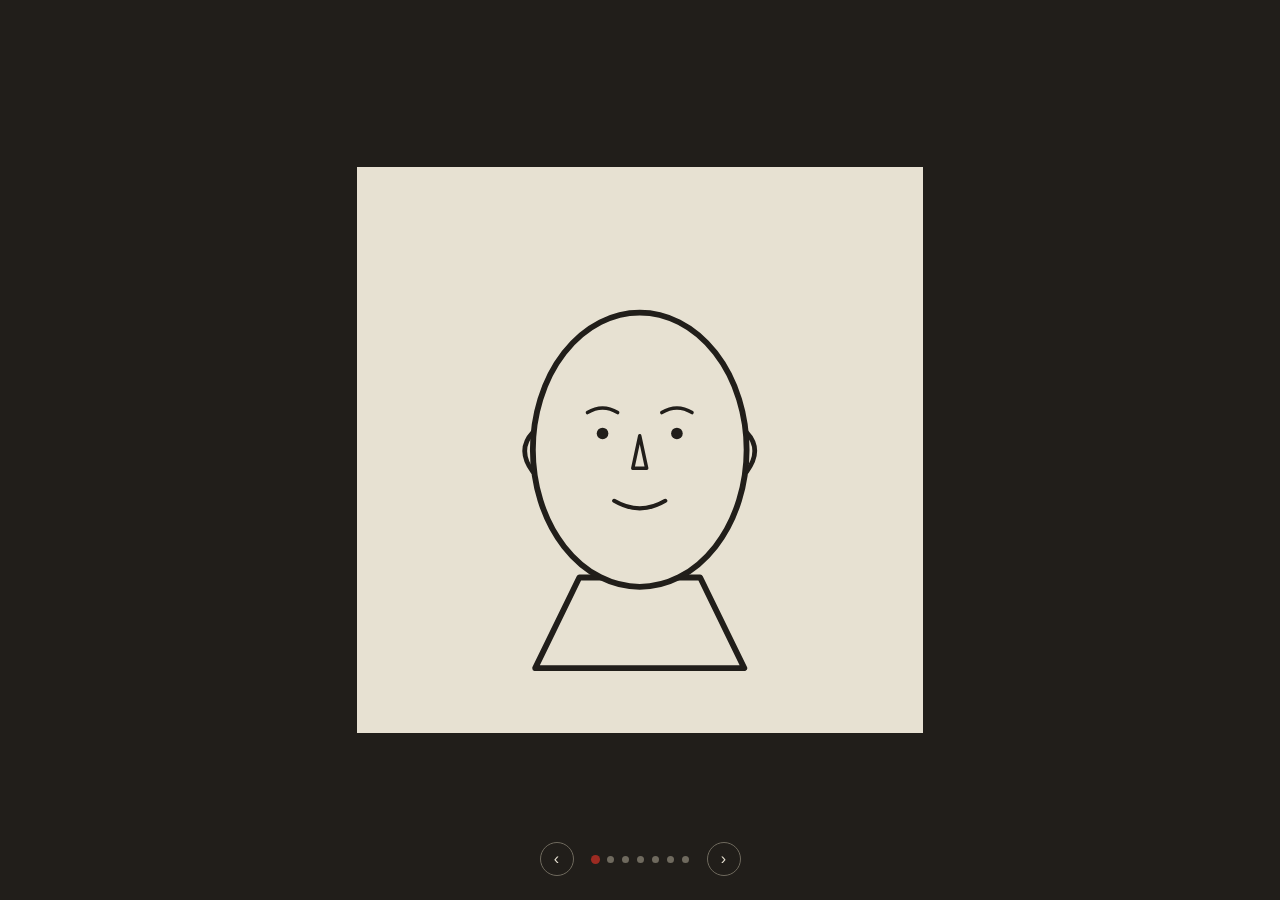
<file: index.html>
<!DOCTYPE html>
<html lang="en">
<head>
<meta charset="UTF-8">
<meta name="viewport" content="width=device-width, initial-scale=1.0">
<title>Masks — a response to Maus</title>
<meta name="description" content="An interactive scroll piece responding to Art Spiegelman's Maus: a single face, and the masks it receives.">
<style>
  :root{
    --paper:#E7E1D2;
    --ink:#211E1A;
    --red:#9C2B22;
    --grey:#6f6a5e;
  }

  *{ box-sizing:border-box; }

  html,body{
    margin:0;
    padding:0;
    height:100%;
    background:var(--ink);
    overscroll-behavior:none;
  }

  body{ overflow:hidden; }

  /* ---------- scroller ---------- */
  .scroller{
    height:100%;
    width:100%;
    display:flex;
    overflow-x:auto;
    overflow-y:hidden;
    scroll-snap-type:x mandatory;
    scroll-behavior:smooth;
    -webkit-overflow-scrolling:touch;
  }
  .scroller::-webkit-scrollbar{ display:none; }
  .scroller{ scrollbar-width:none; }

  .panel{
    flex:0 0 100vw;
    height:100%;
    scroll-snap-align:center;
    display:flex;
    align-items:center;
    justify-content:center;
  }

  .frame{
    width:min(64vh, 78vw);
    height:min(64vh, 78vw);
    display:flex;
    align-items:center;
    justify-content:center;
    background:var(--paper);
    border:5px solid var(--ink);
    opacity:0;
    transform:scale(0.96);
    transition:opacity .6s ease, transform .6s ease;
  }
  .panel.active .frame{
    opacity:1;
    transform:scale(1);
  }

  .frame svg{
    width:78%;
    height:78%;
  }

  .mask-layer{
    opacity:0;
    transform:scale(0.8) translateY(-18px);
    transform-origin:150px 60px;
    transition:opacity .5s ease .15s, transform .55s cubic-bezier(.2,.8,.2,1) .15s;
  }
  .panel.active .mask-layer{
    opacity:1;
    transform:scale(1) translateY(0);
  }
  @media (prefers-reduced-motion: reduce){
    .mask-layer, .frame{ transition:none; }
  }

  /* ---------- bottom controls ---------- */
  .bottombar{
    position:fixed;
    bottom:0; left:0; right:0;
    z-index:20;
    display:flex;
    align-items:center;
    justify-content:center;
    gap:18px;
    padding:24px;
    pointer-events:none;
  }
  .navbtn{
    pointer-events:all;
    background:transparent;
    border:1.5px solid var(--grey);
    color:var(--paper);
    width:34px; height:34px;
    border-radius:50%;
    cursor:pointer;
    display:flex;
    align-items:center;
    justify-content:center;
    font-size:16px;
    line-height:1;
    transition:background .2s ease, border-color .2s ease;
  }
  .navbtn:hover{ background:rgba(231,225,210,0.12); border-color:var(--paper); }
  .navbtn:focus-visible{ outline:2px solid var(--red); outline-offset:2px; }

  .dots{
    display:flex;
    gap:8px;
    pointer-events:all;
  }
  .dot{
    width:7px; height:7px;
    border-radius:50%;
    background:var(--grey);
    cursor:pointer;
    border:none;
    padding:0;
    transition:background .2s ease, transform .2s ease;
  }
  .dot:focus-visible{ outline:2px solid var(--red); outline-offset:3px; }
  .dot.active{ background:var(--red); transform:scale(1.3); }

  @media (max-width: 560px){
    .frame{ width:min(58vh, 84vw); height:min(58vh, 84vw); }
  }
</style>
</head>
<body>

<main class="scroller" id="scroller" tabindex="0" aria-label="Horizontally scrolling piece: a face receives a sequence of animal masks"></main>

<div class="bottombar">
  <button class="navbtn" id="prevBtn" aria-label="Previous">‹</button>
  <div class="dots" id="dots"></div>
  <button class="navbtn" id="nextBtn" aria-label="Next">›</button>
</div>

<script>
(function(){

  const PAPER = "#E7E1D2", INK = "#211E1A", RED = "#9C2B22";

  function baseFace(showEars){
    return `
      <path d="M60,378 L98,300 L202,300 L240,378 Z" fill="${PAPER}" stroke="${INK}" stroke-width="5" stroke-linejoin="round"/>
      <ellipse cx="150" cy="190" rx="92" ry="118" fill="${PAPER}" stroke="${INK}" stroke-width="5"/>
      ${showEars ? `
      <path d="M58,175 q-14,15 0,34" fill="none" stroke="${INK}" stroke-width="4" stroke-linecap="round"/>
      <path d="M242,175 q14,15 0,34" fill="none" stroke="${INK}" stroke-width="4" stroke-linecap="round"/>` : ``}
      <circle cx="118" cy="176" r="5" fill="${INK}"/>
      <circle cx="182" cy="176" r="5" fill="${INK}"/>
      <path d="M105,158 q13,-8 26,0" fill="none" stroke="${INK}" stroke-width="3" stroke-linecap="round"/>
      <path d="M169,158 q13,-8 26,0" fill="none" stroke="${INK}" stroke-width="3" stroke-linecap="round"/>
      <path d="M150,178 L144,206 L156,206 Z" fill="none" stroke="${INK}" stroke-width="3" stroke-linejoin="round"/>
      <path d="M128,234 q22,13 44,0" fill="none" stroke="${INK}" stroke-width="3.5" stroke-linecap="round"/>
    `;
  }

  function svgWrap(maskLayer){
    return `<svg viewBox="0 0 300 380" xmlns="http://www.w3.org/2000/svg">
      ${baseFace(!maskLayer)}
      ${maskLayer ? `<g class="mask-layer">${maskLayer}</g>` : ``}
    </svg>`;
  }

  const masks = {
    mouse: `
      <circle cx="88" cy="76" r="40" fill="${PAPER}" stroke="${INK}" stroke-width="5"/>
      <circle cx="212" cy="76" r="40" fill="${PAPER}" stroke="${INK}" stroke-width="5"/>
      <circle cx="88" cy="76" r="20" fill="none" stroke="${INK}" stroke-width="2.5"/>
      <circle cx="212" cy="76" r="20" fill="none" stroke="${INK}" stroke-width="2.5"/>
      <path d="M60,182 q90,-46 180,0 q-14,42 -90,42 q-76,0 -90,-42 Z" fill="${PAPER}" stroke="${INK}" stroke-width="5" stroke-linejoin="round"/>
      <circle cx="150" cy="188" r="7" fill="${RED}"/>
      <rect x="138" y="222" width="10" height="14" fill="${PAPER}" stroke="${INK}" stroke-width="2.5"/>
      <rect x="152" y="222" width="10" height="14" fill="${PAPER}" stroke="${INK}" stroke-width="2.5"/>
      <g stroke="${INK}" stroke-width="2" stroke-linecap="round">
        <line x1="150" y1="188" x2="70" y2="172"/>
        <line x1="150" y1="192" x2="66" y2="196"/>
        <line x1="150" y1="196" x2="70" y2="216"/>
        <line x1="150" y1="188" x2="230" y2="172"/>
        <line x1="150" y1="192" x2="234" y2="196"/>
        <line x1="150" y1="196" x2="230" y2="216"/>
      </g>
      <path d="M46,150 q-30,10 -34,44" fill="none" stroke="${INK}" stroke-width="2.5" stroke-dasharray="1 7" stroke-linecap="round"/>
      <path d="M254,150 q30,10 34,44" fill="none" stroke="${INK}" stroke-width="2.5" stroke-dasharray="1 7" stroke-linecap="round"/>
    `,
    cat: `
      <path d="M64,116 L96,26 L134,116 Z" fill="${PAPER}" stroke="${INK}" stroke-width="5" stroke-linejoin="round"/>
      <path d="M236,116 L204,26 L166,116 Z" fill="${PAPER}" stroke="${INK}" stroke-width="5" stroke-linejoin="round"/>
      <path d="M96,64 L112,102 L82,102 Z" fill="none" stroke="${INK}" stroke-width="2"/>
      <path d="M204,64 L188,102 L218,102 Z" fill="none" stroke="${INK}" stroke-width="2"/>
      <path d="M102,172 q16,-10 32,0 q-16,14 -32,0 Z" fill="${INK}"/>
      <path d="M166,172 q16,-10 32,0 q-16,14 -32,0 Z" fill="${INK}"/>
      <path d="M150,180 L142,198 L158,198 Z" fill="${RED}" stroke="${INK}" stroke-width="2.5" stroke-linejoin="round"/>
      <path d="M150,198 q0,14 -14,18 M150,198 q0,14 14,18" fill="none" stroke="${INK}" stroke-width="2" stroke-linecap="round"/>
      <g stroke="${INK}" stroke-width="2" stroke-linecap="round">
        <line x1="140" y1="204" x2="62" y2="196"/>
        <line x1="140" y1="210" x2="60" y2="216"/>
        <line x1="140" y1="216" x2="62" y2="236"/>
        <line x1="160" y1="204" x2="238" y2="196"/>
        <line x1="160" y1="210" x2="240" y2="216"/>
        <line x1="160" y1="216" x2="238" y2="236"/>
      </g>
    `,
    pig: `
      <path d="M58,170 q-6,-40 44,-46 q10,26 -8,50 Z" fill="${PAPER}" stroke="${INK}" stroke-width="5" stroke-linejoin="round"/>
      <path d="M242,170 q6,-40 -44,-46 q-10,26 8,50 Z" fill="${PAPER}" stroke="${INK}" stroke-width="5" stroke-linejoin="round"/>
      <ellipse cx="150" cy="206" rx="34" ry="26" fill="${PAPER}" stroke="${INK}" stroke-width="5"/>
      <ellipse cx="150" cy="206" rx="34" ry="26" fill="none" stroke="${RED}" stroke-width="2.5" stroke-dasharray="3 5"/>
      <circle cx="139" cy="208" r="4.5" fill="${INK}"/>
      <circle cx="161" cy="208" r="4.5" fill="${INK}"/>
      <path d="M108,168 q42,-14 84,0" fill="none" stroke="${INK}" stroke-width="3" stroke-linecap="round"/>
    `,
    dog: `
      <path d="M64,98 q-40,20 -34,120 q4,44 30,52 q-18,-70 4,-172 Z" fill="${PAPER}" stroke="${INK}" stroke-width="5" stroke-linejoin="round"/>
      <path d="M236,98 q40,20 34,120 q-4,44 -30,52 q18,-70 -4,-172 Z" fill="${PAPER}" stroke="${INK}" stroke-width="5" stroke-linejoin="round"/>
      <path d="M112,168 q38,-18 76,0 q10,50 -38,58 q-48,-8 -38,-58 Z" fill="${PAPER}" stroke="${INK}" stroke-width="5" stroke-linejoin="round"/>
      <ellipse cx="150" cy="196" rx="15" ry="11" fill="${RED}" stroke="${INK}" stroke-width="3"/>
      <path d="M150,207 L150,224" fill="none" stroke="${INK}" stroke-width="3" stroke-linecap="round"/>
      <path d="M126,232 q24,14 48,0" fill="none" stroke="${INK}" stroke-width="3" stroke-linecap="round"/>
    `,
    frog: `
      <circle cx="102" cy="104" r="30" fill="${PAPER}" stroke="${INK}" stroke-width="5"/>
      <circle cx="198" cy="104" r="30" fill="${PAPER}" stroke="${INK}" stroke-width="5"/>
      <circle cx="102" cy="104" r="10" fill="${INK}"/>
      <circle cx="198" cy="104" r="10" fill="${INK}"/>
      <path d="M96,220 q54,26 108,0" fill="none" stroke="${INK}" stroke-width="6" stroke-linecap="round"/>
      <path d="M104,222 q46,16 92,0" fill="none" stroke="${RED}" stroke-width="2.5" stroke-linecap="round"/>
      <circle cx="132" cy="150" r="3" fill="${INK}"/>
      <circle cx="168" cy="150" r="3" fill="${INK}"/>
    `
  };

  const sequence = [null, masks.mouse, masks.cat, masks.pig, masks.dog, masks.frog, null];

  const scroller = document.getElementById('scroller');
  const dotsWrap = document.getElementById('dots');

  sequence.forEach((layer, i) => {
    const panel = document.createElement('section');
    panel.className = 'panel';
    panel.innerHTML = `<div class="frame">${svgWrap(layer)}</div>`;
    scroller.appendChild(panel);

    const dot = document.createElement('button');
    dot.className = 'dot';
    dot.setAttribute('aria-label', 'Go to panel ' + (i + 1));
    dot.addEventListener('click', () => goTo(i));
    dotsWrap.appendChild(dot);
  });

  const panels = Array.from(document.querySelectorAll('.panel'));
  const dots = Array.from(document.querySelectorAll('.dot'));
  let current = 0;

  function setActive(i){
    current = i;
    panels.forEach((p, idx) => p.classList.toggle('active', idx === i));
    dots.forEach((d, idx) => d.classList.toggle('active', idx === i));
  }

  function goTo(i){
    i = Math.max(0, Math.min(panels.length - 1, i));
    panels[i].scrollIntoView({ behavior: 'smooth', inline: 'center', block: 'nearest' });
  }

  const observer = new IntersectionObserver((entries) => {
    entries.forEach(entry => {
      if (entry.isIntersecting && entry.intersectionRatio > 0.6){
        setActive(panels.indexOf(entry.target));
      }
    });
  }, { root: scroller, threshold: [0.6] });

  panels.forEach(p => observer.observe(p));
  setActive(0);

  document.getElementById('prevBtn').addEventListener('click', () => goTo(current - 1));
  document.getElementById('nextBtn').addEventListener('click', () => goTo(current + 1));

  window.addEventListener('keydown', (e) => {
    if (e.key === 'ArrowRight' || e.key === 'PageDown'){ goTo(current + 1); e.preventDefault(); }
    if (e.key === 'ArrowLeft' || e.key === 'PageUp'){ goTo(current - 1); e.preventDefault(); }
  });

  scroller.addEventListener('wheel', (e) => {
    if (Math.abs(e.deltaY) > Math.abs(e.deltaX)){
      scroller.scrollLeft += e.deltaY;
      e.preventDefault();
    }
  }, { passive: false });

})();
</script>
</body>
</html>
</file>
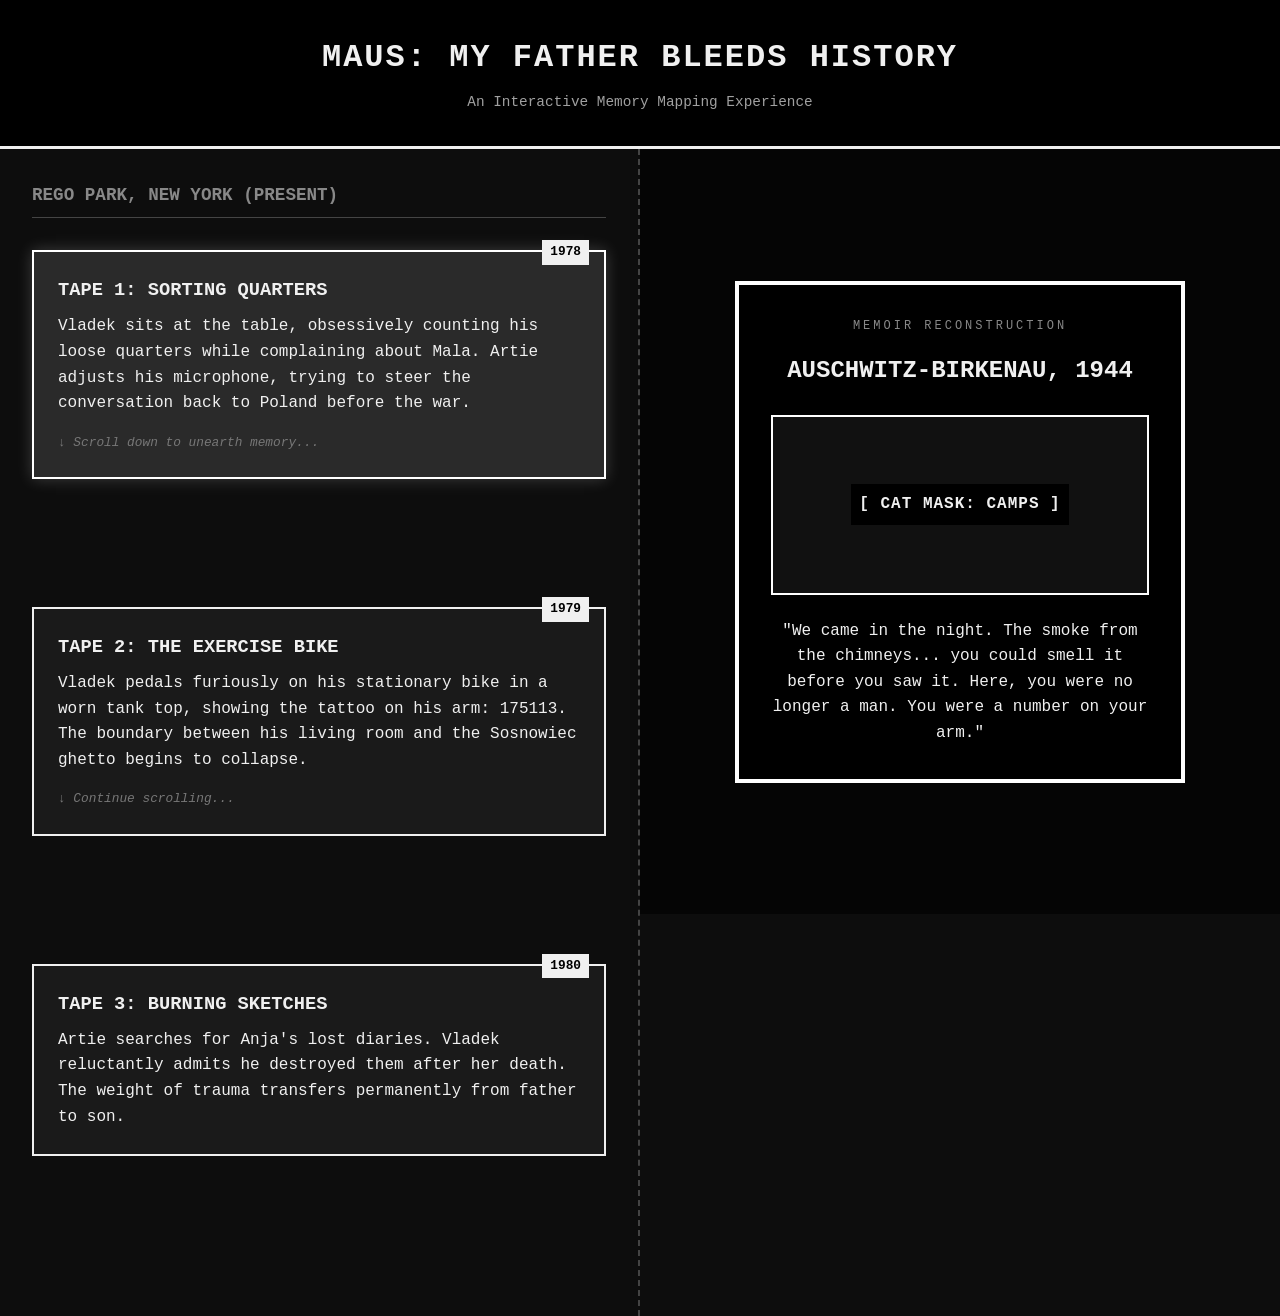
<file: gemini-code-1788304771989.html>
<!DOCTYPE html>
<html lang="en">
<head>
  <meta charset="UTF-8">
  <meta name="viewport" content="width=device-width, initial-scale=1.0">
  <title>Maus: Bleeding History</title>
  <link rel="stylesheet" href="style.css">
</head>
<body>

  <header class="site-header">
    <h1>MAUS: MY FATHER BLEEDS HISTORY</h1>
    <p class="subtitle">An Interactive Memory Mapping Experience</p>
  </header>

  <main class="app-container">
    
    <section class="timeline-left">
      <h2>REGO PARK, NEW YORK (PRESENT)</h2>

      <article class="narrative-card" data-memory="1939">
        <span class="year-badge">1978</span>
        <h3>Tape 1: Sorting Quarters</h3>
        <p>Vladek sits at the table, obsessively counting his loose quarters while complaining about Mala. Artie adjusts his microphone, trying to steer the conversation back to Poland before the war.</p>
        <p class="instruction">↓ Scroll down to unearth memory...</p>
      </article>

      <article class="narrative-card" data-memory="1942">
        <span class="year-badge">1979</span>
        <h3>Tape 2: The Exercise Bike</h3>
        <p>Vladek pedals furiously on his stationary bike in a worn tank top, showing the tattoo on his arm: 175113. The boundary between his living room and the Sosnowiec ghetto begins to collapse.</p>
        <p class="instruction">↓ Continue scrolling...</p>
      </article>

      <article class="narrative-card" data-memory="1944">
        <span class="year-badge">1980</span>
        <h3>Tape 3: Burning Sketches</h3>
        <p>Artie searches for Anja's lost diaries. Vladek reluctantly admits he destroyed them after her death. The weight of trauma transfers permanently from father to son.</p>
      </article>

    </section>

    <section class="timeline-right" id="memoryDisplay">
      <div class="memory-content" id="memoryContent">
        <span class="memory-tag">MEMOIR RECONSTRUCTION</span>
        <h2 id="memoryTitle">POLAND, 1939</h2>
        <div class="memory-illustration" id="memoryIllustration">
          <p class="illustration-text">[ MOUSE MASK APPLIED ]</p>
        </div>
        <p id="memoryText">"The war came fast. I was drafted into the Polish army. We didn't know what was coming with the Germans."</p>
      </div>
    </section>

  </main>

  <script src="script.js"></script>
</body>
</html>
</file>
<file: style.css>
/* High-Contrast Comic Book Aesthetic */
* {
  box-sizing: border-box;
  margin: 0;
  padding: 0;
}

body {
  background-color: #0d0d0d;
  color: #f0f0f0;
  font-family: 'Courier New', Courier, monospace;
  line-height: 1.6;
}

.site-header {
  text-align: center;
  padding: 2rem 1rem;
  border-bottom: 3px solid #f0f0f0;
  background-color: #000;
}

.site-header h1 {
  font-size: 2rem;
  letter-spacing: 2px;
  text-transform: uppercase;
}

.subtitle {
  font-size: 0.9rem;
  color: #a0a0a0;
  margin-top: 0.5rem;
}

/* Two-Column Grid Setup */
.app-container {
  display: grid;
  grid-template-columns: 1fr 1fr;
  min-height: 85vh;
}

/* Left Column: Scrollable Cards */
.timeline-left {
  padding: 2rem;
  border-right: 2px dashed #444;
}

.timeline-left h2 {
  font-size: 1.1rem;
  margin-bottom: 2rem;
  color: #888;
  border-bottom: 1px solid #444;
  padding-bottom: 0.5rem;
}

.narrative-card {
  background: #1a1a1a;
  border: 2px solid #f0f0f0;
  padding: 1.5rem;
  margin-bottom: 8rem; /* Large spacing to make scrolling deliberate */
  transition: all 0.3s ease;
  position: relative;
}

.narrative-card.active {
  background: #2a2a2a;
  border-color: #ffffff;
  box-shadow: 0 0 15px rgba(255, 255, 255, 0.2);
}

.year-badge {
  position: absolute;
  top: -12px;
  right: 15px;
  background: #f0f0f0;
  color: #000;
  font-weight: bold;
  padding: 2px 8px;
  font-size: 0.8rem;
}

.narrative-card h3 {
  margin-bottom: 0.5rem;
  text-transform: uppercase;
}

.instruction {
  margin-top: 1rem;
  font-size: 0.8rem;
  color: #777;
  font-style: italic;
}

/* Right Column: Sticky Memory Visualizer */
.timeline-right {
  padding: 2rem;
  position: sticky;
  top: 0;
  height: 85vh;
  display: flex;
  align-items: center;
  justify-content: center;
  background: #050505;
}

.memory-content {
  border: 4px solid #fff;
  padding: 2rem;
  width: 100%;
  max-width: 450px;
  background-color: #000;
  text-align: center;
  transition: opacity 0.3s ease;
}

.memory-tag {
  font-size: 0.75rem;
  letter-spacing: 3px;
  color: #888;
  display: block;
  margin-bottom: 1rem;
}

.memory-illustration {
  height: 180px;
  border: 2px solid #fff;
  margin: 1.5rem 0;
  display: flex;
  align-items: center;
  justify-content: center;
  background-color: #111;
  background-size: cover;
  background-position: center;
}

.illustration-text {
  font-weight: bold;
  letter-spacing: 1px;
  background: #000;
  padding: 0.5rem;
}

/* Responsive Mobile Fallback */
@media (max-width: 768px) {
  .app-container {
    grid-template-columns: 1fr;
  }
  .timeline-right {
    position: relative;
    height: auto;
  }
}
</file>
